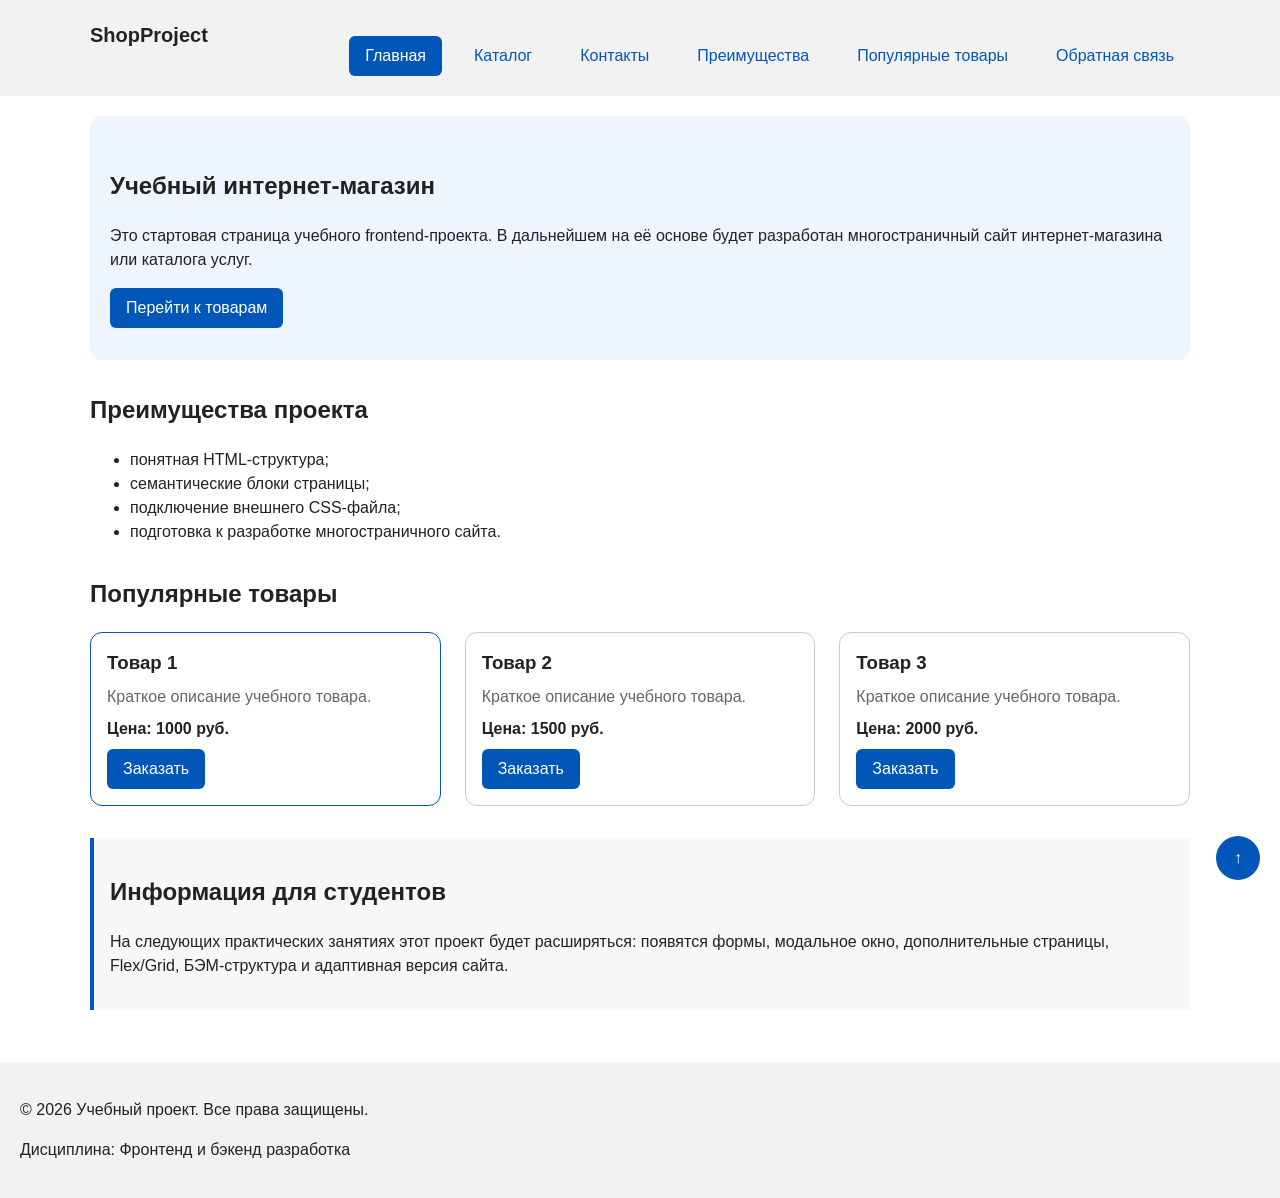
<file: index.html>
<!doctype html>
<html lang="ru">
  <head>
    <meta charset="UTF-8" />
    <meta name="viewport" content="width=device-width, initial-scale=1.0" />
    <title>Учебный интернет-магазин</title>
    <link rel="stylesheet" href="css/style.css" />
    <script src="js/main.js" defer></script>
    <meta property="og:type" content="website" />
    <meta property="og:title" content="Учебный интернет-магазин" />
    <meta
      property="og:description"
      content="Учебный frontend-проект интернет-магазина."
    />
    <meta
      property="og:image"
      content="https://deffail.github.io/kr1-html-css-shop/images/preview.jpg"
    />
  </head>
  <body id="top">
    <header class="site-header">
      <div class="site-header__inner">
        <a class="site-header__logo" href="#top">ShopProject</a>
        <nav class="site-nav" aria-label="Основная навигация">
          <ul class="site-nav__list">
            <li class="site-nav__item"><a class="site-nav__link site-nav__link--active" href="index.html">Главная</a></li>
            <li class="site-nav__item"><a class="site-nav__link" href="catalog.html">Каталог</a></li>
            <li class="site-nav__item"><a class="site-nav__link" href="contacts.html">Контакты</a></li>
            <li class="site-nav__item"><a class="site-nav__link" href="index.html#advantages">Преимущества</a></li>
            <li class="site-nav__item"><a class="site-nav__link" href="index.html#popular">Популярные товары</a></li>
            <li class="site-nav__item"><a class="site-nav__link" href="index.html#contacts">Обратная связь</a></li>
          </ul>
        </nav>
      </div>
    </header>
    <main>
      <section class="hero">
        <h1>Учебный интернет-магазин</h1>
        <p>
          Это стартовая страница учебного frontend-проекта. В дальнейшем на её
          основе будет разработан многостраничный сайт интернет-магазина или
          каталога услуг.
        </p>
        <a class="button button--primary" href="#popular">Перейти к товарам</a>
      </section>
      <section class="section" id="advantages">
        <h2 class="section__title">Преимущества проекта</h2>

        <ul class="advantages-list">
          <li>понятная HTML-структура;</li>
          <li>семантические блоки страницы;</li>
          <li>подключение внешнего CSS-файла;</li>
          <li>подготовка к разработке многостраничного сайта.</li>
        </ul>
      </section>
      <section class="section" id="popular">
        <h2 class="section__title">Популярные товары</h2>

        <div class="products-grid">
          <article class="product-card product-card--featured">
            <h3 class="product-card__title">Товар 1</h3>
            <p class="product-card__description">
              Краткое описание учебного товара.
            </p>
            <p class="product-card__price">Цена: 1000 руб.</p>
            <button
              class="button button--primary product-card__button"
              type="button"
              data-product="Товар 1"
            >
              Заказать
            </button>
          </article>

          <article class="product-card">
            <h3 class="product-card__title">Товар 2</h3>
            <p class="product-card__description">
              Краткое описание учебного товара.
            </p>
            <p class="product-card__price">Цена: 1500 руб.</p>
            <button
              class="button button--primary product-card__button"
              type="button"
              data-product="Товар 2"
            >
              Заказать
            </button>
          </article>

          <article class="product-card">
            <h3 class="product-card__title">Товар 3</h3>
            <p class="product-card__description">
              Краткое описание учебного товара.
            </p>
            <p class="product-card__price">Цена: 2000 руб.</p>
            <button
              class="button button--primary product-card__button"
              type="button"
              data-product="Товар 3"
            >
              Заказать
            </button>
          </article>
        </div>
      </section>
      <aside class="aside-info">
        <h2>Информация для студентов</h2>
        <p>
          На следующих практических занятиях этот проект будет расширяться:
          появятся формы, модальное окно, дополнительные страницы, Flex/Grid,
          БЭМ-структура и адаптивная версия сайта.
        </p>
      </aside>
    </main>
    <footer class="site-footer" id="contacts">
      <p>&copy; 2026 Учебный проект. Все права защищены.</p>
      <p>Дисциплина: Фронтенд и бэкенд разработка</p>
    </footer>
    <dialog
      class="order-dialog"
      id="order-dialog"
      aria-labelledby="order-dialog-title"
    >
      <h2 class="order-dialog__title" id="order-dialog-title">Оформление заявки</h2>

      <form
        class="order-form"
        id="order-form"
        action="#"
        method="post"
        novalidate
      >
        <input id="selected-product" name="selected-product" type="hidden" />

        <div class="order-form__field">
          <label class="order-form__label" for="order-name">Имя</label>
          <input class="order-form__input"
            id="order-name"
            name="name"
            type="text"
            placeholder="Введите ваше имя"
            minlength="2"
            autocomplete="given-name"
            required
          />
        </div>

        <div class="order-form__field">
          <label class="order-form__label" for="order-email">E-mail</label>
          <input class="order-form__input"
            id="order-email"
            name="email"
            type="email"
            placeholder="example@mail.ru"
            autocomplete="email"
            required
          />
        </div>

        <div class="order-form__field">
          <label class="order-form__label" for="order-phone">Телефон</label>
          <input class="order-form__input"
            id="order-phone"
            name="phone"
            type="tel"
            inputmode="tel"
            placeholder="+7 (900) 000-00-00"
            pattern="^\+7 \(\d{3}\) \d{3}-\d{2}-\d{2}$"
            required
          />
          <small class="order-form__hint">Формат: +7 (900) 000-00-00</small>
        </div>

        <div class="order-form__field">
          <label class="order-form__label" for="order-date">Дата связи</label>
          <input class="order-form__input" id="order-date" name="date" type="date" />
        </div>

        <div class="order-form__field">
          <label class="order-form__label" for="order-topic">Тема заявки</label>
          <select class="order-form__select" id="order-topic" name="topic" required>
            <option value="">Выберите тему</option>
            <option value="product">Заказ товара</option>
            <option value="consultation">Консультация</option>
            <option value="delivery">Доставка</option>
          </select>
        </div>

        <div class="order-form__field">
          <label class="order-form__label" for="order-comment">Комментарий</label>
          <textarea class="order-form__textarea"
            id="order-comment"
            name="comment"
            rows="4"
            placeholder="Укажите дополнительную информацию"
          ></textarea>
        </div>

        <div class="order-form__field order-form__field--checkbox">
          <label class="order-form__label">
            <input class="order-form__input order-form__input--checkbox"
              id="order-agreement"
              name="agreement"
              type="checkbox"
              required
            />
            Я согласен на обработку данных
          </label>
        </div>

        <div class="order-form__actions">
          <button class="button button--secondary" type="button" id="close-order-dialog">Закрыть</button>
          <button class="button button--primary" type="submit">Отправить заявку</button>
        </div>
      </form>
    </dialog>

    <p class="success-message" id="success-message" hidden>
      Форма успешно отправлена!
    </p>

    <a class="scroll-top" href="#top" aria-label="Вернуться в начало страницы">
      &uarr;
    </a>
  </body>
</html>
</file>
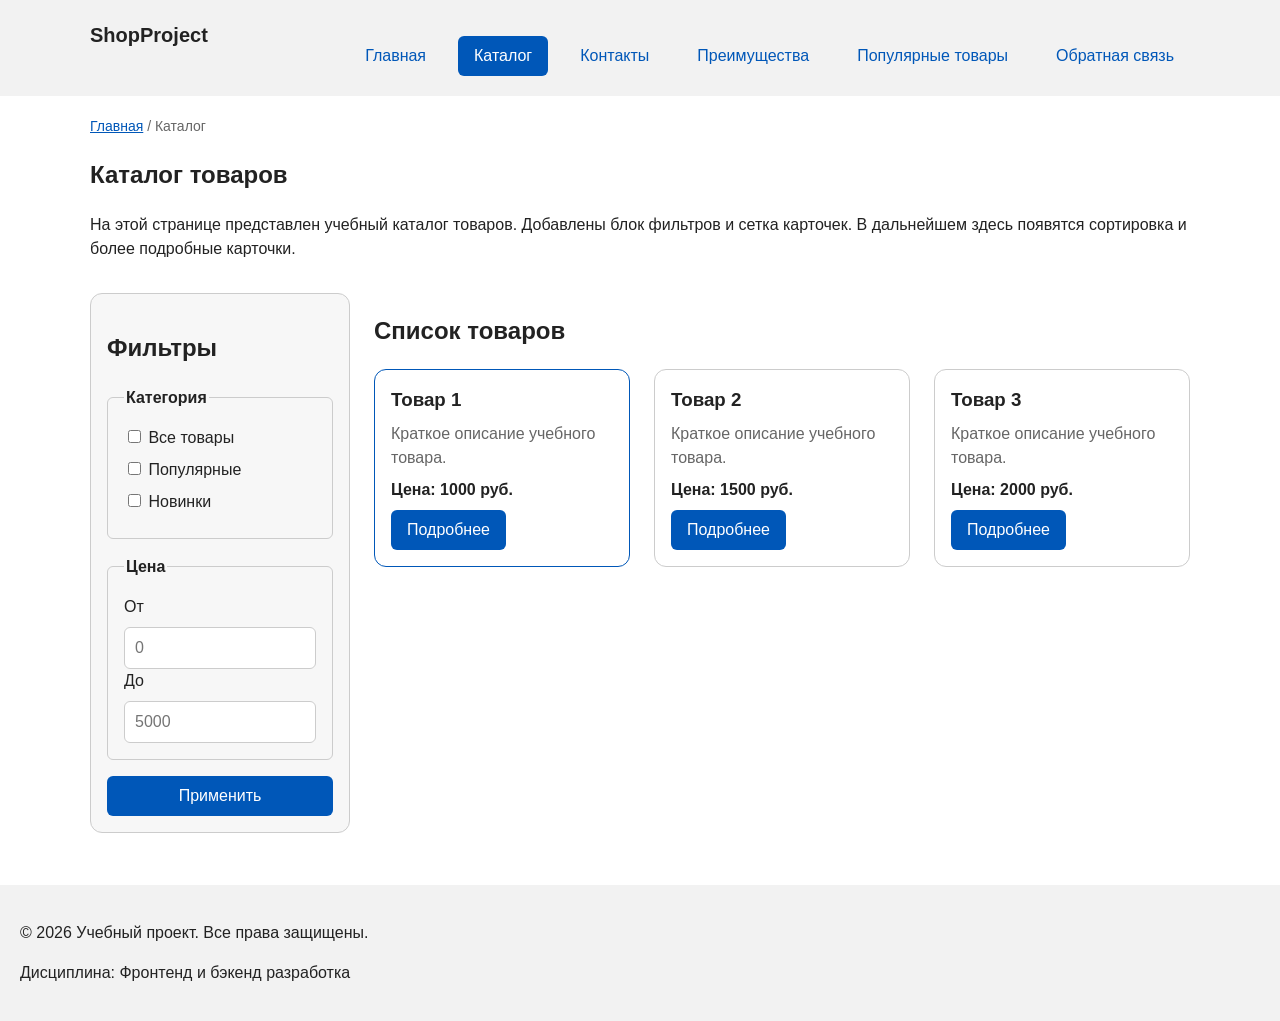
<file: catalog.html>
<!doctype html>
<html lang="ru">
  <head>
    <meta charset="UTF-8" />
    <meta name="viewport" content="width=device-width, initial-scale=1.0" />
    <meta
      name="description"
      content="Каталог товаров учебного интернет-магазина."
    />
    <title>Каталог товаров — Учебный интернет-магазин</title>
    <link rel="stylesheet" href="css/style.css" />
    <meta property="og:type" content="website" />
    <meta property="og:title" content="Учебный интернет-магазин" />
    <meta
      property="og:description"
      content="Учебный frontend-проект интернет-магазина."
    />
    <meta
      property="og:image"
      content="https://deffail.github.io/kr1-html-css-shop/images/preview.jpg"
    />
  </head>
  <body>
    <header class="site-header">
      <div class="site-header__inner">
        <a class="site-header__logo" href="index.html">ShopProject</a>

        <nav class="site-nav" aria-label="Основная навигация">
          <ul class="site-nav__list">
            <li class="site-nav__item"><a class="site-nav__link" href="index.html">Главная</a></li>
            <li class="site-nav__item"><a class="site-nav__link site-nav__link--active" href="catalog.html">Каталог</a></li>
            <li class="site-nav__item"><a class="site-nav__link" href="contacts.html">Контакты</a></li>
            <li class="site-nav__item"><a class="site-nav__link" href="index.html#advantages">Преимущества</a></li>
            <li class="site-nav__item"><a class="site-nav__link" href="index.html#popular">Популярные товары</a></li>
            <li class="site-nav__item"><a class="site-nav__link" href="index.html#contacts">Обратная связь</a></li>
          </ul>
        </nav>
      </div>
    </header>

    <main>
      <nav class="breadcrumbs" aria-label="Хлебные крошки">
        <a class="breadcrumbs__link" href="index.html">Главная</a>
        <span class="breadcrumbs__current">Каталог</span>
      </nav>

      <section class="section">
        <h1>Каталог товаров</h1>
        <p>
          На этой странице представлен учебный каталог товаров. Добавлены блок
          фильтров и сетка карточек. В дальнейшем здесь появятся сортировка и
          более подробные карточки.
        </p>
      </section>

      <section class="catalog-layout" aria-label="Товары и фильтры">
        <aside class="catalog-filters">
          <h2>Фильтры</h2>

          <form class="catalog-filters__form" action="#" method="get">
            <fieldset class="catalog-filters__group">
              <legend class="catalog-filters__legend">Категория</legend>

              <label class="catalog-filters__label">
                <input type="checkbox" name="category" value="all" />
                Все товары
              </label>

              <label class="catalog-filters__label">
                <input type="checkbox" name="category" value="popular" />
                Популярные
              </label>

              <label class="catalog-filters__label">
                <input type="checkbox" name="category" value="new" />
                Новинки
              </label>
            </fieldset>

            <fieldset class="catalog-filters__group">
              <legend class="catalog-filters__legend">Цена</legend>

              <label class="catalog-filters__label" for="price-from">От</label>
              <input class="catalog-filters__input"
                id="price-from"
                name="price-from"
                type="number"
                min="0"
                placeholder="0"
              />

              <label class="catalog-filters__label" for="price-to">До</label>
              <input class="catalog-filters__input"
                id="price-to"
                name="price-to"
                type="number"
                min="0"
                placeholder="5000"
              />
            </fieldset>

            <button class="button button--primary" type="submit">Применить</button>
          </form>
        </aside>

        <section class="catalog-products">
          <h2>Список товаров</h2>

          <div class="products-grid">
            <article class="product-card product-card--featured">
              <h3 class="product-card__title">Товар 1</h3>
              <p class="product-card__description">
                Краткое описание учебного товара.
              </p>
              <p class="product-card__price">Цена: 1000 руб.</p>
              <a class="button button--primary product-card__button" href="index.html#popular">Подробнее</a>
            </article>

            <article class="product-card">
              <h3 class="product-card__title">Товар 2</h3>
              <p class="product-card__description">
                Краткое описание учебного товара.
              </p>
              <p class="product-card__price">Цена: 1500 руб.</p>
              <a class="button button--primary product-card__button" href="index.html#popular">Подробнее</a>
            </article>

            <article class="product-card">
              <h3 class="product-card__title">Товар 3</h3>
              <p class="product-card__description">
                Краткое описание учебного товара.
              </p>
              <p class="product-card__price">Цена: 2000 руб.</p>
              <a class="button button--primary product-card__button" href="index.html#popular">Подробнее</a>
            </article>
          </div>
        </section>
      </section>
    </main>

    <footer class="site-footer">
      <p>&copy; 2026 Учебный проект. Все права защищены.</p>
      <p>Дисциплина: Фронтенд и бэкенд разработка</p>
    </footer>
  </body>
</html>
</file>
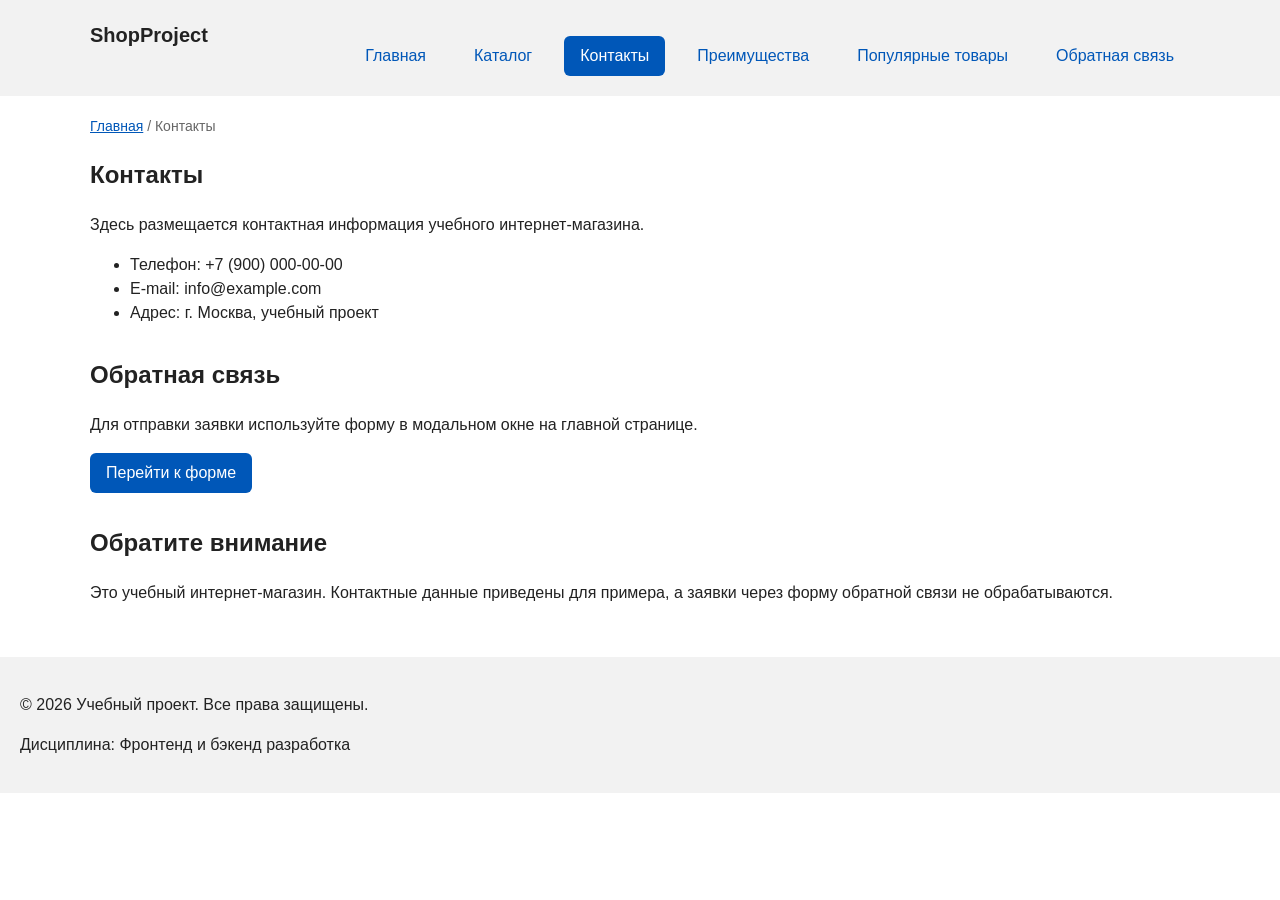
<file: contacts.html>
<!doctype html>
<html lang="ru">
  <head>
    <meta charset="UTF-8" />
    <meta name="viewport" content="width=device-width, initial-scale=1.0" />
    <meta
      name="description"
      content="Контактная информация учебного интернет-магазина."
    />
    <title>Контакты — Учебный интернет-магазин</title>
    <link rel="stylesheet" href="css/style.css" />
    <meta property="og:type" content="website" />
    <meta property="og:title" content="Учебный интернет-магазин" />
    <meta
      property="og:description"
      content="Учебный frontend-проект интернет-магазина."
    />
    <meta
      property="og:image"
      content="https://deffail.github.io/kr1-html-css-shop/images/preview.jpg"
    />
  </head>
  <body>
    <header class="site-header">
      <div class="site-header__inner">
        <a class="site-header__logo" href="index.html">ShopProject</a>

        <nav class="site-nav" aria-label="Основная навигация">
          <ul class="site-nav__list">
            <li class="site-nav__item"><a class="site-nav__link" href="index.html">Главная</a></li>
            <li class="site-nav__item"><a class="site-nav__link" href="catalog.html">Каталог</a></li>
            <li class="site-nav__item"><a class="site-nav__link site-nav__link--active" href="contacts.html">Контакты</a></li>
            <li class="site-nav__item"><a class="site-nav__link" href="index.html#advantages">Преимущества</a></li>
            <li class="site-nav__item"><a class="site-nav__link" href="index.html#popular">Популярные товары</a></li>
            <li class="site-nav__item"><a class="site-nav__link" href="index.html#contacts">Обратная связь</a></li>
          </ul>
        </nav>
      </div>
    </header>

    <main>
      <nav class="breadcrumbs" aria-label="Хлебные крошки">
        <a class="breadcrumbs__link" href="index.html">Главная</a>
        <span class="breadcrumbs__current">Контакты</span>
      </nav>

      <section class="section">
        <h1>Контакты</h1>
        <p>
          Здесь размещается контактная информация учебного интернет-магазина.
        </p>

        <ul>
          <li>Телефон: +7 (900) 000-00-00</li>
          <li>E-mail: info@example.com</li>
          <li>Адрес: г. Москва, учебный проект</li>
        </ul>
      </section>

      <section class="section" id="feedback">
        <h2 class="section__title">Обратная связь</h2>
        <p>
          Для отправки заявки используйте форму в модальном окне на главной
          странице.
        </p>
        <a class="button button--primary" href="index.html#contacts">Перейти к форме</a>
      </section>

      <aside class="section" aria-labelledby="contact-note">
        <h2 class="section__title" id="contact-note">Обратите внимание</h2>
        <p>
          Это учебный интернет-магазин. Контактные данные приведены для примера,
          а заявки через форму обратной связи не обрабатываются.
        </p>
      </aside>
    </main>

    <footer class="site-footer">
      <p>&copy; 2026 Учебный проект. Все права защищены.</p>
      <p>Дисциплина: Фронтенд и бэкенд разработка</p>
    </footer>
  </body>
</html>
</file>
<file: css/style.css>
:root {
  --space-xs: 6px;
  --space-sm: 8px;
  --space-md: 16px;
  --space-lg: 24px;
  --space-xl: 32px;

  --color-primary: #0057b8;
  --color-primary-dark: #003f86;
  --color-text: #222222;
  --color-danger: #b00020;
  --color-white: #ffffff;
  --color-border: #cccccc;
  --color-bg: #ffffff;
  --color-surface: #f7f7f7;
  --color-muted: #666666;

  --radius-sm: 6px;
  --radius-md: 12px;
  --radius-lg: 12px;
  --container-width: 1100px;
}

* {
  box-sizing: border-box;
}

body {
  margin: 0;
  font-family: Arial, sans-serif;
  line-height: 1.5;
  color: #222222;
  background-color: #ffffff;
}

.site-header,
main,
.site-footer {
  padding: 20px;
}

.site-header {
  background-color: #f2f2f2;
}

.site-footer {
  background-color: #f2f2f2;
}

/*
  Ограничиваем ширину содержимого шапки,
  чтобы оно не растягивалось слишком сильно на широких экранах.
*/
.site-header__inner {
  position: relative;
  display: flex;
  justify-content: flex-end;
  max-width: 1100px;
  min-height: 30px;
  padding-left: 160px;
  margin: 0 auto;
}

/*
  Текстовый логотип ведёт в начало страницы.
*/
.site-header__logo {
  position: absolute;
  top: 0;
  left: 0;
  color: #222222;
  font-size: 20px;
  font-weight: bold;
  text-decoration: none;
}

/*
  Убираем стандартные отступы и маркеры списка навигации.
*/
.site-nav__list {
  display: flex;
  flex-wrap: wrap;
  justify-content: center;
  align-items: center;
  gap: var(--space-md);
  padding: 0;
  margin: var(--space-md) 0 0;
  list-style: none;
}

/*
  Добавляем расстояние между пунктами меню.
*/
.site-nav__item {
  margin: 0;
}

/*
  Оформляем ссылки меню.
*/
.site-nav__link {
  display: inline-block;
  padding: var(--space-sm) var(--space-md);
  color: var(--color-primary);
  text-decoration: none;
  border-radius: var(--radius-sm);
}

/*
  При наведении мыши подчёркиваем ссылку.
  Подробно состояния интерфейса будут рассмотрены в практической работе 1.7.
*/
.site-nav__link:hover,
.site-nav__link--active {
  color: var(--color-white);
  background-color: var(--color-primary);
}

/*
  Hero-блок — первый крупный блок страницы.
  Он визуально отделяется от остальных разделов фоном и отступами.
*/
.hero {
  max-width: 1100px;
  margin: 0 auto 32px;
  padding: 32px 20px;
  background-color: #eef5ff;
  border-radius: 12px;
}

/*
  Общий класс для разделов страницы.
*/
.section {
  max-width: 1100px;
  margin: 0 auto 32px;
}

/*
  Убираем лишний верхний отступ у заголовков разделов.
*/
.section__title {
  margin-top: 0;
}

/*
  Карточка товара — самостоятельный блок.
  На следующих занятиях карточки будут доработаны и выстроены в сетку.
*/
.product-card {
  display: flex;
  flex-direction: column;
  gap: var(--space-sm);
  margin-bottom: 0;
  padding: var(--space-md);
  border: 1px solid var(--color-border);
  border-radius: var(--radius-md);
  background-color: var(--color-bg);
}

/*
  Убираем лишний верхний отступ у заголовка карточки.
*/
.product-card__title {
  margin: 0;
  color: var(--color-text);
}

.product-card__description {
  margin: 0;
  color: var(--color-muted);
}

.product-card:hover,
.product-card--featured {
  border-color: var(--color-primary);
}

.product-card--discount {
  border-color: var(--color-danger);
}

.product-card--discount .product-card__price {
  color: var(--color-danger);
}

.product-card__price {
  margin: 0;
  font-weight: bold;
}

.product-card__button {
  margin-top: auto;
  align-self: flex-start;
}

/*
  Пока это обычная ссылка, но визуально она оформляется как кнопка.
*/
.button {
  display: inline-block;
  padding: var(--space-sm) var(--space-md);
  border: none;
  border-radius: var(--radius-sm);
  font: inherit;
  text-decoration: none;
  cursor: pointer;
}

.button--primary {
  color: var(--color-white);
  background-color: var(--color-primary);
}

.button--secondary {
  color: var(--color-primary);
  background-color: transparent;
  border: 1px solid var(--color-primary);
}

.button--secondary:hover {
  color: var(--color-white);
  background-color: var(--color-primary);
}

.button:disabled,
.button--disabled {
  opacity: 0.6;
  cursor: not-allowed;
}

/*
  Простое состояние наведения для кнопки.
*/
.button--primary:hover {
  background-color: var(--color-primary-dark);
}

/*
  Дополнительный информационный блок.
*/
.aside-info {
  max-width: 1100px;
  margin: 0 auto 32px;
  padding: 16px;
  border-left: 4px solid #0057b8;
  background-color: #f7f7f7;
}

/*
  Модальное окно.
  Элемент dialog сам умеет открываться поверх страницы.
*/
.order-dialog {
  width: min(100% - 32px, 560px);
  padding: var(--space-lg);
  border: none;
  border-radius: var(--radius-lg);
}

/*
  Затемнение фона за модальным окном.
*/
.order-dialog__title {
  margin-top: 0;
}

.order-dialog::backdrop {
  background-color: rgba(0, 0, 0, 0.5);
}

/*
  Поле формы.
  Каждый блок получает нижний отступ.
*/
.order-form__field {
  margin-bottom: var(--space-md);
}

/*
  Подпись поля.
*/
.order-form__label {
  display: block;
  margin-bottom: var(--space-xs);
}

/*
  Основные поля формы.
*/
.order-form__input,
.order-form__select,
.order-form__textarea {
  width: 100%;
  padding: 10px 12px;
  border: 1px solid #cccccc;
  border-radius: 6px;
  font: inherit;
}

/*
  Checkbox не должен занимать всю ширину.
*/
.order-form__input--checkbox {
  width: auto;
}

/*
  Подсказка под полем телефона.
*/
.order-form__hint {
  display: block;
  margin-top: 4px;
  color: #666666;
}

/*
  Видимый фокус для клавиатурной навигации.
*/
.site-nav__link:focus-visible,
.order-form__input:focus-visible,
.order-form__select:focus-visible,
.order-form__textarea:focus-visible,
.button:focus-visible {
  outline: 2px solid #0057b8;
  outline-offset: 3px;
}

/*
  Подсветка ошибочных полей.
  Атрибут aria-invalid будет добавляться через JavaScript.
*/
.order-form__input:hover,
.order-form__select:hover,
.order-form__textarea:hover {
  border-color: var(--color-primary);
}

.order-form__input[aria-invalid="true"],
.order-form__select[aria-invalid="true"],
.order-form__textarea[aria-invalid="true"] {
  border-color: var(--color-danger);
}

/*
  Кнопки формы.
*/
.order-form__actions {
  display: flex;
  gap: var(--space-md);
  margin-top: var(--space-lg);
}

/*
  Сообщение об успешной отправке.
*/
.success-message {
  max-width: 1100px;
  margin: 24px auto;
  padding: 16px;
  border-left: 4px solid #168a2f;
  background-color: #eefaf0;
}

/*
  Кнопка остаётся в правом нижнем углу окна при прокрутке страницы.
*/
.scroll-top {
  position: fixed;
  right: 20px;
  bottom: 20px;
  z-index: 10;
  display: flex;
  align-items: center;
  justify-content: center;
  width: 44px;
  height: 44px;
  color: #ffffff;
  background-color: #0057b8;
  border-radius: 50%;
  text-decoration: none;
}

.scroll-top:hover {
  background-color: #003f86;
}

.breadcrumbs {
  max-width: var(--container-width);
  margin: 0 auto var(--space-md);
  font-size: 14px;
  color: var(--color-muted);
}

.breadcrumbs__link {
  color: var(--color-primary);
}

.breadcrumbs__current::before {
  content: " / ";
  color: var(--color-muted);
}

html {
  scroll-behavior: smooth;
}

:target {
  outline: 2px dashed var(--color-primary);
  outline-offset: 4px;
}

.products-grid {
  display: grid;
  grid-template-columns: repeat(3, 1fr);
  gap: var(--space-lg);
}

.catalog-layout {
  max-width: var(--container-width);
  margin: 0 auto var(--space-xl);
  display: grid;
  grid-template-columns: 260px 1fr;
  grid-template-areas: "filters products";
  gap: var(--space-lg);
}

.catalog-filters {
  grid-area: filters;
  padding: var(--space-md);
  border: 1px solid var(--color-border);
  border-radius: var(--radius-md);
  background-color: var(--color-surface);
}

.catalog-products {
  grid-area: products;
}

.catalog-filters__form {
  display: grid;
  gap: var(--space-md);
}

.catalog-filters__group {
  margin: 0;
  padding: var(--space-md);
  border: 1px solid var(--color-border);
  border-radius: var(--radius-sm);
}

.catalog-filters__legend {
  font-weight: 700;
}

.catalog-filters__label {
  display: block;
  margin-bottom: var(--space-sm);
}

.catalog-filters__input {
  width: 100%;
  padding: 8px 10px;
  border: 1px solid var(--color-border);
  border-radius: var(--radius-sm);
  font: inherit;
}
</file>
